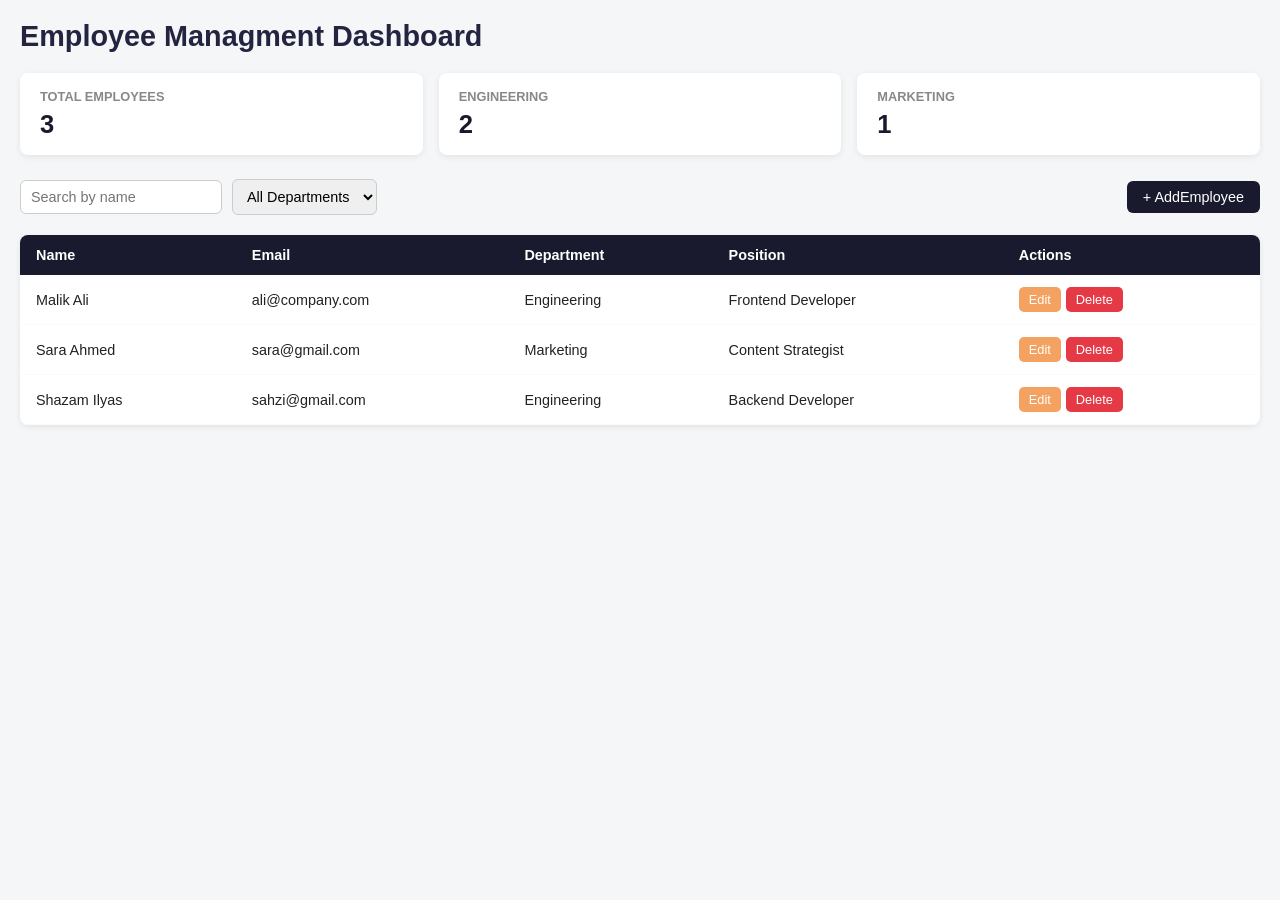
<file: Employee Managment Dashboard/index.html>
<!DOCTYPE html>
<html lang="en">
<head>
    <meta charset="UTF-8">
    <meta name="viewport" content="width=device-width, initial-scale=1.0">
    <link rel="stylesheet" href="style.css">
    <title>Employee Managment Dashboard</title>
</head>
<body>

<header>

    <h1>Employee Managment Dashboard</h1>
   
</header>

<section id="statsSection">
         <!-- <----dashboard stats card will render here---> 
</section>

<section id="controls">
    <input type="search" id="searchInput" placeholder="Search by name">

    <select id="departmentFilter">
        <option value="all">All Department</option>
    </select>

    <button id="addEmployeeBtn">+ AddEmployee</button>
</section>


<section id="tableSection">
    <table id="employeeTable">
        <thead>
            <tr>
                <th>Name</th>
                <th>Email</th>
                <th>Department</th>
                <th>Position</th>
                <th>Actions</th>
            </tr>
        </thead>
        <tbody id="employeeTableBody">
            <!--enployee rows will render here-->
        </tbody>
    </table>
</section>


<!--Add/Edit Empolyee  Modal Form-->
<div id="employeeModal" class="modal hidden">
    <div class="modal-content">
        <h2 id="modalTitle">Add Employee</h2>

        <form id="employeeForm">
            <label for="nameInput">Name</label>
            <input type="text" id="nameInput" required>

            <label for="emailInput">Email</label>
            <input type="email" id="emailInput" required>

            <label for="departmentInput">Department</label>
            <input type="text" id="departmentInput" required>

            <label for="positionInput">Position</label>
            <input type="text" id="positionInput">

            <div class="modal-actions">
                <button type="submit" id="saveEmployeeBtn">Save</button>
                <button type="button" id="cancelModalBtn">Cancel</button>
            </div>
        </form>
    </div>
</div>



    <script  type="module" src="app.js"></script>
    
</body>
</html>
</file>
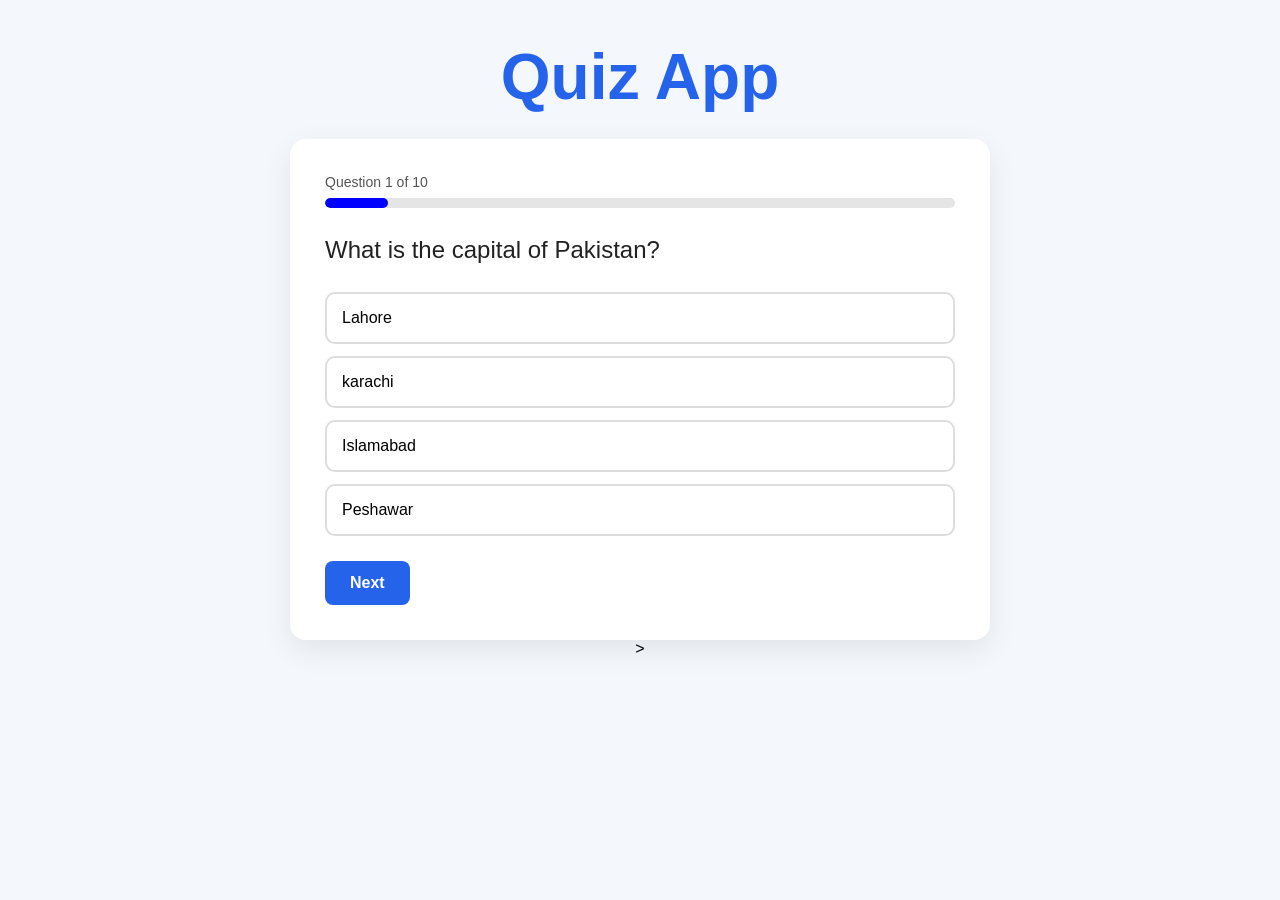
<file: Quiz Application/index.html>
<!DOCTYPE html>
<html lang="en">
<head>
    <meta charset="UTF-8">
    <meta name="viewport" content="width=device-width, initial-scale=1.0">
    <link rel="stylesheet" href="style.css">
    <title>Document</title>
</head>
<body>
    <div id="heading">
    <h1>Quiz App</h1>
</div>
<div id="quiz">
    <div class="progress-container">
        <div class="progress-info" id="progress"></div>

        <div class="progress-bar">
            <div class="progress-fill" id="progrss-fill"></div>
        </div>
    </div>

    <div id="question"></div>

    <div id="answers"></div>

    <button id="next">Next</button>
</div>

<div id="result">
    <h2>Quiz Complete!</h2>
    <p id="score"></p>
    <p id="result-message"></p>
    <button id="restart">Restart</button>

  </div>
  <script src="script.js"></script>
</body>
</html>>
</file>
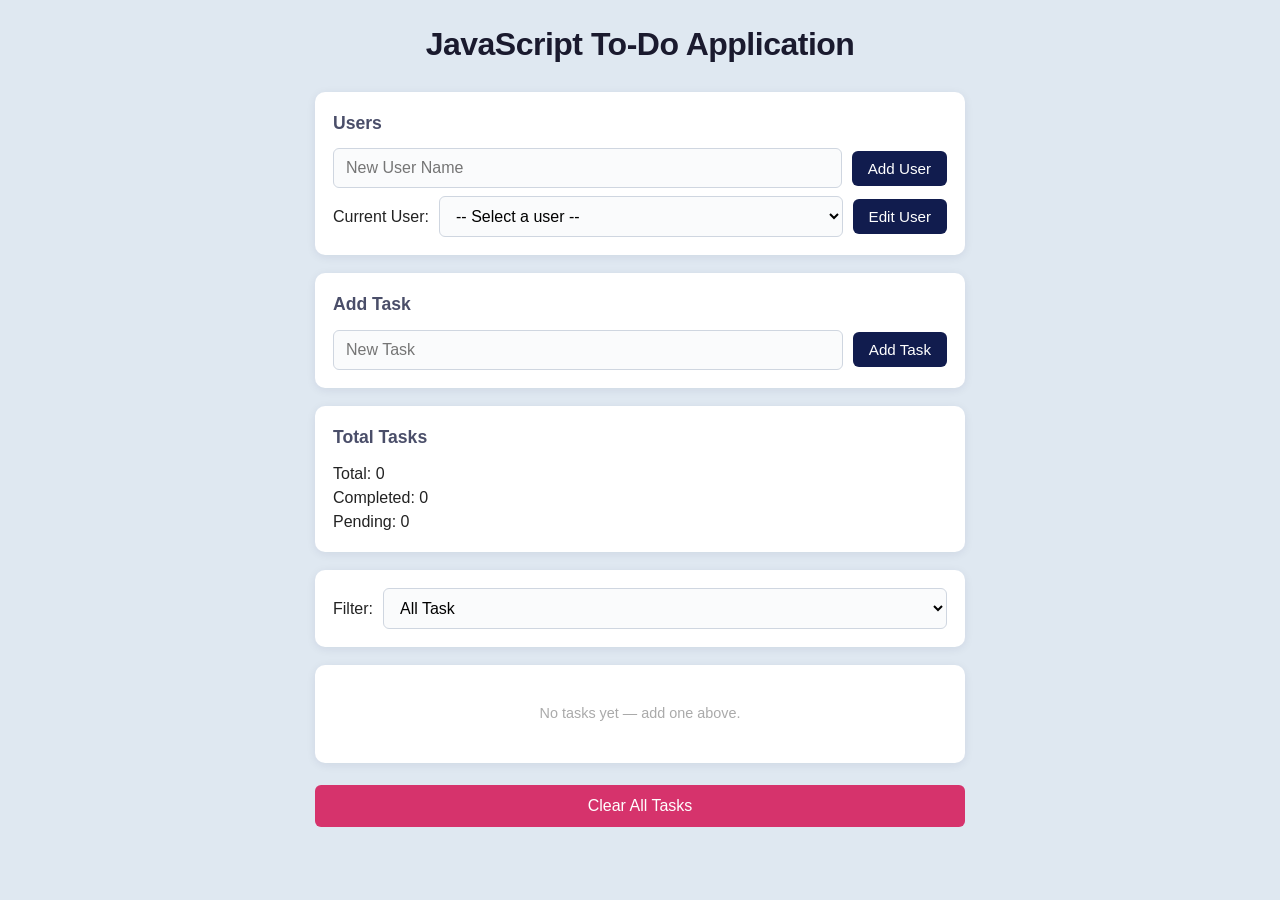
<file: To-Do Application/Index.html>
<head>   
    <meta charset="UTF-8">
    <meta name="viewport" content="width=device-width, initial-scale=1.0">
    <link rel="stylesheet" href="style.css">
    <title>TO-DoApplication</title>
</head>

<body>
<div class="container">
  <h1>JavaScript To-Do Application</h1>

    <section class="card">
     <h2>Users</h2> 
      <div class="row">
       <input id="userName" placeholder="New User Name">
       <button id="addUser">Add User</button>
      </div>
     <div class="row">
         <label for="userSelect">Current User:</label>
         <select  id="userSelect">
             <option value="">--Select a user--</option>
         </select>        
         <button id="editUser">Edit User</button>
     </div>
    </section>

 <!-- Adding Task Section -->
          <section class="card">
              <h2>Add Task</h2>
              <div class="row">
                  <input id="task" placeholder="New Task">
                  <button id="addTask">Add Task</button>
              </div>
          </section>


             <section class="card status">
                <h2>Total Tasks</h2>
                 <p>Total: <span id="totalCount">0</span></p>
                 <p>Completed: <span id="completedCount">0</span></p>
                 <p>Pending: <span id="pendingCount">0</span></p>
              
              </section>
             
                     <section class="card">
                         <div class="row">
                             <label for="filterSelect">Filter: </label>
                             <select  id="filterSelect">
                                  <option value="all">All Task</option>
                                  <option value="pending">Pending </option>
                                  <option value="completed">Completed</option>
                             </select>
                         </div>
                     </section>
                     
            <section class="card">
                <ul id="list"></ul>
            </section>
         
         <button id="clearAll">Clear All Tasks</button>

</div>

<script src="script.js"></script>
</body>

</html>
</file>
<file: Employee Managment Dashboard/style.css>
* {
    box-sizing: border-box;
    margin: 0;
    padding: 0;
}

body {
    font-family: 'Segoe UI', Arial, sans-serif;
    background-color: #f4f6f8;
    color: #222;
    padding: 20px;
}

header {
    margin-bottom: 20px;
}

header h1 {
    font-size: 1.8rem;
    color: #242441;
}

/* ================= STATS ================= */

#statsSection {
    display: flex;
    flex-wrap: wrap;
    gap: 16px;
    margin-bottom: 24px;
}

.stat-card {
    background: #fff;
    border-radius: 8px;
    padding: 16px 20px;
    box-shadow: 0 2px 6px rgba(0, 0, 0, 0.08);
    min-width: 160px;
    flex: 1;
}

.stat-card h3 {
    font-size: 0.8rem;
    text-transform: uppercase;
    color: #888;
    margin-bottom: 6px;
}

.stat-card p {
    font-size: 1.6rem;
    font-weight: 700;
    color: #1a1a2e;
}

/* ================= CONTROLS ================= */

#controls {
    display: flex;
    flex-wrap:wrap;
    gap: 10px;
    align-items: center;
    margin-bottom: 20px;
}

#controls input,
#controls select {
    padding: 8px 10px;
    border: 1px solid #ccc;
    border-radius: 6px;
    font-size: 0.9rem;
}

#addEmployeeBtn {
    padding: 8px 16px;
    background-color: #1a1a2e;
    color: #fff;
    border: none;
    border-radius: 6px;
    cursor: pointer;
    font-size: 0.9rem;
    margin-left: auto;
}

#addEmployeeBtn:hover {
    background-color: #33335a;
}

/* ================= TABLE ================= */

#tableSection {
    background: #fff;
    border-radius: 8px;
    overflow-x: auto;
    box-shadow: 0 2px 6px rgba(0, 0, 0, 0.08);
}

table {
    width: 100%;
    border-collapse: collapse;
}

thead {
    background-color: #1a1a2e;
    color: #fff;
}

th, td {
    text-align: left;
    padding: 12px 16px;
    font-size: 0.9rem;
}

tbody tr {
    border-bottom: 1px solid #fcfafa;
}

tbody tr:hover {
    background-color: #f9f9fb;
}

.btn-edit,
.btn-delete {
    padding: 5px 10px;
    border: none;
    border-radius: 5px;
    font-size: 0.8rem;
    cursor: pointer;
    margin-right: 5px;
}

.btn-edit {
    background-color: #f4a261;
    color: #fff;
}

.btn-delete {
    background-color: #e63946;
    color: #fff;
}

/* ================= MODAL ================= */

.employeemodal {
    position: fixed;
    top: 0;
    left: 0;
    width: 100%;
    height: 100%;
    background: rgba(0, 0, 0, 0.4);
    display: flex;
    justify-content: center;
    align-items: center;
    z-index: 100;
}

.modal.hidden {
    display:none;
}

.modal-content {
    background: #fff;
    border-radius: 8px;
    padding: 24px;
    width: 90%;
    max-width: 420px;
}

.modal-content h2 {
    margin-bottom: 16px;
    color: #1a1a2e;
}

#employeeForm label {
    display: block;
    font-size: 0.85rem;
    font-weight: 600;
    margin-bottom: 4px;
    margin-top: 12px;
}

#employeeForm input {
    width: 100%;
    padding: 8px 10px;
    border: 1px solid #ccc;
    border-radius: 6px;
    font-size: 0.9rem;
}

.modal-actions {
    display: flex;
    gap: 10px;
    margin-top: 20px;
}

.modal-actions button {
    flex: 1;
    padding: 10px;
    border: none;
    border-radius: 6px;
    font-size: 0.9rem;
    cursor: pointer;
}

#saveEmployeeBtn {
    background-color: #1a1a2e;
    color: #fff;
}

#cancelModalBtn {
    background-color: #eee;
    color: #333;
}

/* ================= RESPONSIVE ================= */

@media (max-width: 480px) {
    #controls {
        flex-direction: column;
        align-items:stretch;
    }

    #addEmployeeBtn {
        margin-left: 0;
    }

    th, td {
        padding: 8px 10px;
        font-size: 0.8rem;
    }
}
</file>
<file: Quiz Application/style.css>
* {
    box-sizing: border-box;
    margin: 0;
    padding: 0;
}

body {
    min-height: 100vh;
    background-color: #f4f7fb;
    font-family: Arial, sans-serif;

    display: flex;
    flex-direction: column;
    align-items: center;
    padding: 40px 20px;
}
#heading{
   
    margin-bottom: 25px;
    color: #2563eb;
    font-size: 32px;

}

#quiz {
    width: min(100%, 700px);
    padding: 35px;
    background-color: white;
    border-radius: 16px;
    box-shadow: 0 10px 30px rgba(0,0,0,0.08);
}


#question{
    font-size:24px;
    font-weight: 600px;
    line-height: 1.4;
    margin-bottom : 25px;
    color: #222;
}

#answers  {
    display: flex;
    flex-direction: column;
    gap:12px;
}

#answers button {
    width: 100% ;
    padding : 15px;
    border: 2px solid #ddd;
    border-radius: 10px;
    background-color: white;

    text-align: left;
    font-size: 16px;
    cursor:pointer;

}

#answer button:hover{
    border-color: #888;
    background-color: #f8f8f8;
}



.selected{
    border-color: #2563eb !important;
    background-color: lightblue !important;
}


#next{
    margin-top:25px;
    padding:13px 25px;

    border:none;
    border-radius:8px;

    background-color: #2563eb;
    color:white;

    font-size:16px;
    font-weight:600;

    cursor: pointer;
}

#next:hover{
    background-color: #1d4ed8;
}

#result{
    display: none;
    width: min(100%, 700px);
    padding: 40px;
    background-color: white;
    border-radius: 16px;
    text-align: center;

    box-shadow: 0 10px 30px rgba(0,0,0,0.08);
}

#result h2{
    font-size: 32px;
    margin-bottom:20px;
    color:#222;
}

#score{
    font-size: 22px;
    font-weight:600px;
    margin-bottom: 25px;
    color: #2563eb;
}

#restart{
    padding: 13px 25px;

    border:none;
    border-radius:8px;

    background-color: #2563eb;
    color: white;

    font-size:16px;
    font-weight:600px;

    cursor: pointer;
}

#restart:hover{
    background-color: #1d4ed8;
}
.progress-container{
    margin-bottom :25px;
}
.progress-info{
    margin-bottom: 8px;
    font-size :14px;
    color: #555;
}

.progress-bar{
    width:100%;
    height: 10px;
    background-color: #e5e5e5;
    border-radius: 10px;
    overflow: hidden;
}
.progress-fill{
    width:0;
    height: 100%;
    background-color: blue;
    border-radius: 10px;
    transition: width 0.3s ease;
}

#result-message {
    margin-bottom: 25px;
    font-size: 17px;
    color: #555;
}
</file>
<file: To-Do Application/style.css>
* {
    box-sizing: border-box;
    margin: 0;
    padding: 0;
}

body {
    font-family: 'Segoe UI', Arial, sans-serif;
    background-color: #dfe8f1;
    color: #222;
    padding: 20px;
    line-height: 1.5;

    min-height: 100vh;
    display: flex;
    justify-content: center;
    align-items: flex-start;
}

.container {
    max-width: 650px;
    width: 100%;
}

h1 {
    text-align: center;
    color: #1a1a2e;
    margin-bottom: 24px;
    font-size: 2rem;
    letter-spacing: -0.5px;
}

h2 {
    color: #4a4e69;
    margin-bottom: 12px;
    font-size: 1.1rem;
}

.card {
    background: #ffffff;
    border-radius: 10px;
    padding: 18px;
    margin-bottom: 18px;
    box-shadow: 0 2px 10px rgba(17, 28, 78, 0.08);
    transition: box-shadow 0.2s ease;
}

.card:hover {
    box-shadow: 0 4px 16px rgba(17, 28, 78, 0.12);
}

.row {
    display: flex;
    flex-wrap: wrap;
    gap: 10px;
    align-items: center;
    margin-bottom: 8px;
}

.row:last-child {
    margin-bottom: 0;
}

input, select {
    flex: 1;
    min-width: 150px;
    padding: 10px 12px;
    border: 1px solid #cfd6e0;
    border-radius: 6px;
    font-size: 1rem;
    background-color: #fafbfc;
    transition: border-color 0.2s ease, box-shadow 0.2s ease;
}

input:focus, select:focus {
    outline: none;
    border-color: #111c4e;
    box-shadow: 0 0 0 3px rgba(17, 28, 78, 0.12);
    background-color: #fff;
}

button {
    padding: 9px 16px;
    background-color: #111c4e;
    color: #fff;
    border: none;
    border-radius: 6px;
    cursor: pointer;
    font-size: 0.95rem;
    font-weight: 500;
    transition: background-color 0.2s ease, transform 0.1s ease;
}

button:hover {
    background-color: #3348c4;
}

button:active {
    transform: scale(0.97);
}

#clearAll {
    background-color: #d6336c;
    width: 100%;
    padding: 12px;
    font-size: 1rem;
    margin-top: 4px;
}

#clearAll:hover {
    background-color: #c43a61;
}

.stats {
    display: flex;
    justify-content: space-around;
    text-align: center;
    font-weight: 600;
}

.stats p {
    display: flex;
    flex-direction: column;
    gap: 4px;
    font-size: 0.85rem;
    color: #666;
    text-transform: uppercase;
    letter-spacing: 0.5px;
}

.stats span {
    font-size: 1.6rem;
    color: #111c4e;
    font-weight: 700;
}

ul#list {
    list-style: none;
}

ul#list li {
    display: flex;
    align-items: center;
    justify-content: space-between;
    gap: 8px;
    padding: 12px 4px;
    border-bottom: 1px solid #eee;
    transition: background-color 0.15s ease;
}

ul#list li:hover {
    background-color: #fafbfd;
}

ul#list li:last-child {
    border-bottom: none;
}

ul#list:empty::after {
    content: "No tasks yet — add one above.";
    display: block;
    text-align: center;
    color: #aaa;
    font-size: 0.9rem;
    padding: 20px 0;
}

.task-text {
    flex: 1;
    min-width: 0;
    overflow-wrap: break-word;
}

.completed .task-text {
    text-decoration: line-through;
    color: #999;
}

.task-user {
    font-size: 0.75rem;
    color: #4a4e69;
    background: #eef0f5;
    padding: 3px 10px;
    border-radius: 10px;
    white-space: nowrap;
    font-weight: 600;
}

.task-date {
    font-size: 0.7rem;
    color: #aaa;
    white-space: nowrap;
}

.task-actions {
    display: flex;
    gap: 6px;
}

.task-actions button {
    padding: 5px 10px;
    font-size: 0.8rem;
    border-radius: 5px;
}

.btn-complete {
    background-color: #2a9d8f;
}

.btn-complete:hover {
    background-color: #21766c;
}

.btn-delete {
    background-color: #e63946;
}

.btn-delete:hover {
    background-color: #b8232f;
}

.btn-edit {
    background-color: #f4a261;
}

.btn-edit:hover {
    background-color: #d6873f;
}

@media (max-width: 480px) {
    .row {
        flex-direction: column;
        align-items: stretch;
    }

    button {
        width: 100%;
    }

    ul#list li {
        flex-wrap: wrap;
    }

    .task-actions {
        width: 100%;
        justify-content: flex-end;
    }
}
</file>
